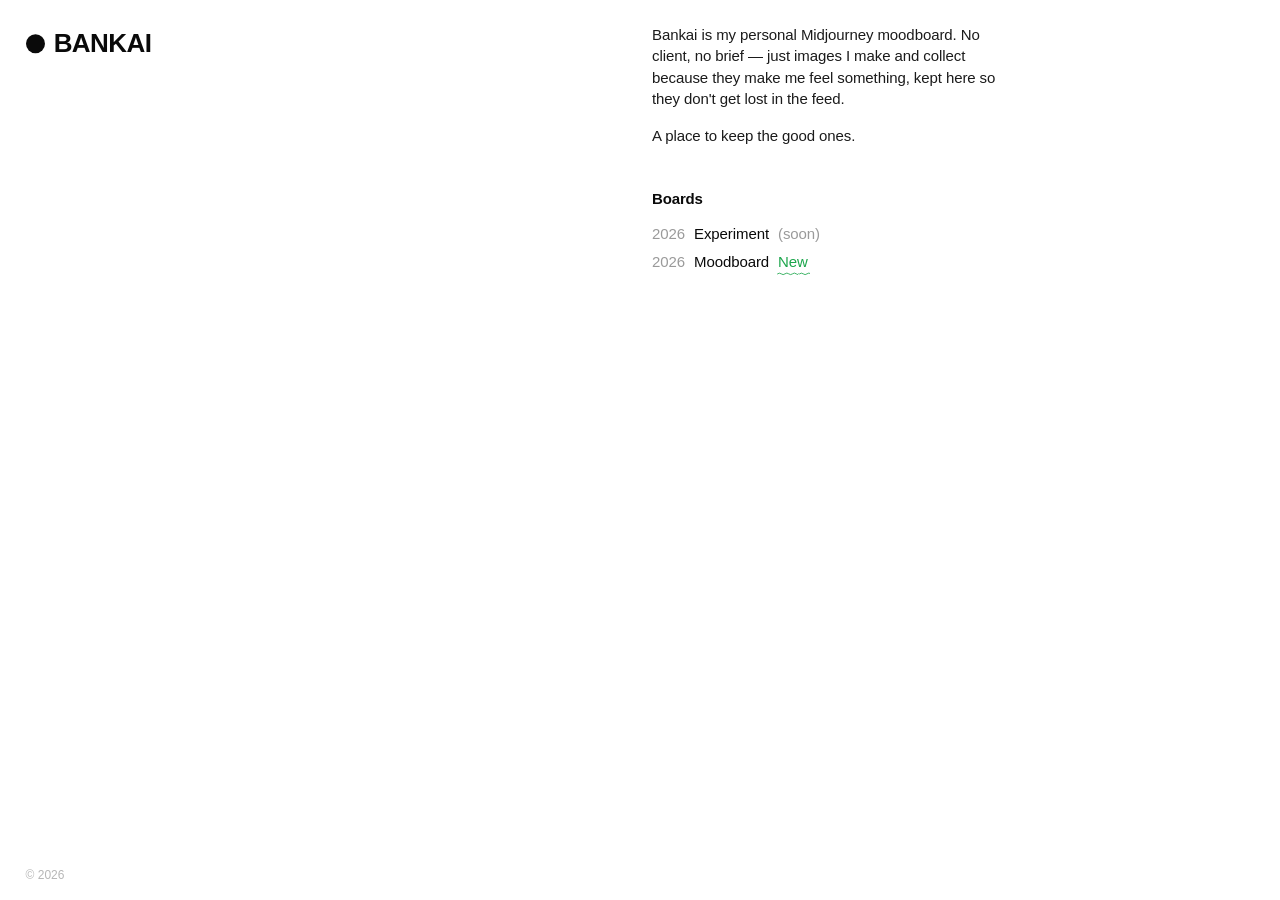
<file: index.html>
<!doctype html>
<html lang="en">
<head>
  <meta charset="utf-8" />
  <meta name="viewport" content="width=device-width, initial-scale=1" />
  <title>Bankai</title>
  <meta name="description" content="Bankai — a personal Midjourney moodboard. Images I make and collect, just for me." />
  <link rel="icon" href="assets/favicon.svg" type="image/svg+xml" />
  <link rel="stylesheet" href="assets/style.css?v=7" />
</head>
<body>
  <main class="home">
    <a class="brand reveal" href="/" aria-label="Bankai">
      <span class="brand__dot"></span><span class="brand__word">BANKAI</span>
    </a>

    <section class="lede">
      <p class="reveal d1">Bankai is my personal Midjourney moodboard. No client, no brief — just images I make and collect because they make me feel something, kept here so they don't get lost in the feed.</p>
      <p class="reveal d2">A place to keep the good ones.</p>

      <div class="work reveal d3">
        <h2 class="work__title">Boards</h2>
        <ul class="work__list">
          <li class="work__item work__item--soon">
            <span class="work__row">
              <span class="yr">2026</span>
              <span class="nm">Experiment</span>
              <span class="muted">(soon)</span>
            </span>
          </li>
          <li class="work__item">
            <a class="work__row" href="work/patch.html" data-preview="patch">
              <span class="yr">2026</span>
              <span class="nm">Moodboard</span>
              <span class="tag-new">New</span>
            </a>
          </li>
        </ul>
      </div>
    </section>
  </main>

  <footer class="copy">© 2026</footer>

  <!-- floating hover preview -->
  <div class="preview" id="preview" aria-hidden="true">
    <div class="preview__inner">
      <img src="assets/moodboard/01-cherry-blossom-sm.jpg" alt="" decoding="async" />
    </div>
  </div>

  <script src="assets/app.js"></script>
</body>
</html>
</file>
<file: assets/style.css>
/* ============================================================
   SYSTEM — system.studio recreation
   Swiss / editorial minimalism. Helvetica, black on white.
   ============================================================ */

:root {
  --bg: #ffffff;
  --ink: #0a0a0a;
  --ink-2: #1b1b1b;
  --muted: #9a9a9a;
  --muted-2: #b6b6b6;
  --line: #e7e7e5;
  --card: #f1f1ef;
  --card-2: #ececea;
  --black: #0a0a0a;
  --green: #1ca64c;
  --orange: #ff5a00;

  --fs-body: 15px;
  --lh-body: 1.42;
  --maxcol: 344px;

  --pad-x: clamp(20px, 2vw, 30px);
  --pad-y: 24px;

  --font: "Helvetica Neue", Helvetica, "Inter", Arial, sans-serif;
}

* { box-sizing: border-box; }

html { -webkit-text-size-adjust: 100%; }

body {
  margin: 0;
  background: var(--bg);
  color: var(--ink-2);
  font-family: var(--font);
  font-size: var(--fs-body);
  line-height: var(--lh-body);
  letter-spacing: -0.006em;
  -webkit-font-smoothing: antialiased;
  -moz-osx-font-smoothing: grayscale;
  text-rendering: optimizeLegibility;
  font-kerning: normal;
}

a { color: inherit; text-decoration: none; }

p { margin: 0 0 1em; }

::selection { background: var(--ink); color: #fff; }

/* ---------- Brand wordmark ---------- */
.brand {
  display: inline-flex;
  align-items: center;
  gap: 0.34em;
  color: var(--ink);
  font-weight: 800;
  letter-spacing: -0.022em;
  white-space: nowrap;
  user-select: none;
}
.brand__dot {
  display: inline-block;
  width: 0.74em;
  height: 0.74em;
  border-radius: 50%;
  background: var(--ink);
  transform: translateY(0.01em);
}
.brand__word {
  font-size: 1em;
}

/* ---------- Muted / utility text ---------- */
.muted { color: var(--muted); }
.copy {
  position: fixed;
  left: var(--pad-x);
  bottom: 16px;
  font-size: 12px;
  color: var(--muted-2);
  letter-spacing: 0;
}
.copy--static {
  position: static;
  left: auto;
  bottom: auto;
  margin-top: 64px;
}

/* ============================================================
   HOME
   ============================================================ */
.home {
  position: relative;
  min-height: 100vh;
  padding: var(--pad-y) var(--pad-x);
  display: grid;
  grid-template-columns: 1fr 1fr;
  align-items: start;
  column-gap: 24px;
}

.home .brand {
  font-size: 26px;
  align-self: start;
  margin-top: 1px;
}

.lede {
  max-width: var(--maxcol);
  font-size: var(--fs-body);
  color: var(--ink-2);
}
.lede p { margin-bottom: 1.05em; }
.lede p:last-of-type { margin-bottom: 0; }

.cta {
  display: flex;
  align-items: center;
  gap: 11px;
  margin-top: 18px;
}
.btn {
  display: inline-block;
  border: 1.5px solid var(--ink);
  border-radius: 999px;
  padding: 6px 15px 7px;
  color: var(--ink);
  font-size: var(--fs-body);
  line-height: 1;
  transition: background .18s ease, color .18s ease, transform .18s ease;
}
.btn:hover { background: var(--ink); color: #fff; }
.btn:active { transform: translateY(1px); }

/* ---------- Work list ---------- */
.work { margin-top: 42px; }
.work__title {
  font-size: var(--fs-body);
  font-weight: 700;
  color: var(--ink);
  margin: 0 0 13px;
  letter-spacing: -0.01em;
}
.work__list { list-style: none; margin: 0; padding: 0; }
.work__item { margin-bottom: 7px; }

.work__row {
  display: inline-flex;
  align-items: baseline;
  gap: 9px;
  color: var(--ink);
}
.work__row .yr { color: var(--muted); font-variant-numeric: tabular-nums; }
.work__row .nm { color: var(--ink); }
.work__item--soon .work__row .nm { color: var(--ink); }
.work__item--soon { color: var(--muted); }

a.work__row {
  transition: opacity .15s ease;
}
a.work__row:hover { opacity: 0.55; }

.tag-new {
  position: relative;
  color: var(--green);
  padding-bottom: 2px;
}
.tag-new::after {
  content: "";
  position: absolute;
  left: -1px;
  right: -2px;
  bottom: -2px;
  height: 6px;
  background-image: url("data:image/svg+xml,%3Csvg xmlns='http://www.w3.org/2000/svg' width='44' height='7' viewBox='0 0 44 7'%3E%3Cpath d='M1 4.2 Q 4.7 1.1 8.5 4.2 T 16 4.2 T 23.5 4.2 T 31 4.2 T 38.5 4.2 T 43 4.2' fill='none' stroke='%231ca64c' stroke-width='1.7' stroke-linecap='round'/%3E%3C/svg%3E");
  background-repeat: repeat-x;
  background-size: 22px 7px;
}

/* page-load reveal */
.reveal { opacity: 0; transform: translateY(7px); animation: rise .7s cubic-bezier(.2,.7,.2,1) forwards; }
.reveal.d1 { animation-delay: .04s; }
.reveal.d2 { animation-delay: .12s; }
.reveal.d3 { animation-delay: .2s; }
.reveal.d4 { animation-delay: .28s; }
@keyframes rise { to { opacity: 1; transform: none; } }
@media (prefers-reduced-motion: reduce) {
  .reveal { animation: none; opacity: 1; transform: none; }
}

/* ---------- Hover preview ---------- */
.preview {
  position: fixed;
  z-index: 50;
  width: 470px;
  height: 292px;
  pointer-events: none;
  opacity: 0;
  transform: translate(34px, -50%) scale(.96);
  transition: opacity .2s ease, transform .3s cubic-bezier(.2,.7,.2,1);
  will-change: transform, opacity;
}
.preview.is-on { opacity: 1; transform: translate(34px, -50%) scale(1); }
.preview__inner {
  width: 100%; height: 100%;
  border-radius: 8px;
  overflow: hidden;
  box-shadow: 0 26px 60px -22px rgba(0,0,0,.45), 0 2px 8px rgba(0,0,0,.1);
  background: #ececea;
}
.preview__inner img { width: 100%; height: 100%; object-fit: cover; display: block; }

/* ============================================================
   PATCH CASE STUDY
   ============================================================ */
.case {
  padding: var(--pad-y) var(--pad-x) 120px;
  max-width: 1320px;
  margin: 0 auto;
}
.case .brand { font-size: 22px; }

.case__head {
  display: grid;
  grid-template-columns: 1fr 1fr 1fr;
  gap: 24px;
  margin-top: 40px;
  align-items: start;
}
.case__title {
  font-size: 22px;
  font-weight: 700;
  color: var(--ink);
  margin: 0 0 6px;
}
.case__meta { color: var(--muted); font-size: 14px; line-height: 1.5; }
.case__lede {
  grid-column: 3;
  max-width: 320px;
  color: var(--muted);
  font-size: 14px;
  line-height: 1.55;
}
.case__lede strong { color: var(--ink-2); font-weight: 400; }

/* generic card grid */
.grid {
  display: grid;
  grid-template-columns: repeat(3, 1fr);
  gap: 18px;
  margin-top: 26px;
}
.card {
  position: relative;
  border-radius: 4px;
  overflow: hidden;
  aspect-ratio: 1 / 1;
  background: var(--card);
  display: grid;
  place-items: center;
}
.card--black { background: #0a0a0a; }
.card--paper { background: #fff; border: 1px solid var(--line); }

.card-cap {
  font-size: 12.5px;
  line-height: 1.5;
  color: var(--muted);
  margin-top: 10px;
  max-width: 92%;
}

/* patch wordmark (black card) */
.patchmark {
  display: flex;
  align-items: center;
  gap: 0.42em;
  color: #fff;
  font-weight: 800;
  font-size: clamp(28px, 4.6vw, 58px);
  letter-spacing: -0.04em;
}
.waffle {
  width: 0.92em; height: 0.92em;
  display: grid;
  grid-template-columns: repeat(3, 1fr);
  grid-template-rows: repeat(3, 1fr);
  gap: 0.085em;
}
.waffle span {
  background: #fff;
  border-radius: 0.12em;
}

/* construction diagram block */
.diagram { width: 78%; }
.diagram svg { width: 100%; height: auto; display: block; }
.diagram-wrap { display: flex; flex-direction: column; }

/* ---------- second band: blob / manifesto ---------- */
.band {
  display: grid;
  grid-template-columns: 0.62fr 1.4fr 1.4fr;
  gap: 18px;
  margin-top: 18px;
  align-items: stretch;
}
.sidecopy {
  align-self: end;
  writing-mode: vertical-rl;
  transform: rotate(180deg);
  color: var(--muted);
  font-size: 12px;
  line-height: 1.55;
  max-height: 320px;
  padding: 4px 0;
}

.blobstage {
  background: linear-gradient(180deg,#efeeec,#e6e5e2);
  border-radius: 4px;
  display: grid;
  place-items: center;
  aspect-ratio: 1.05 / 1;
  position: relative;
  overflow: hidden;
}
.blobstage svg { width: 74%; height: auto; }
.tap-note {
  position: absolute;
  top: 14px; left: 50%; transform: translateX(-50%);
  font-size: 11px; color: var(--muted);
}

.manifesto {
  background: #0a0a0a;
  color: #fff;
  border-radius: 4px;
  padding: clamp(22px, 3vw, 40px);
  display: flex;
  align-items: center;
  position: relative;
  overflow: hidden;
}
.manifesto p {
  margin: 0;
  font-weight: 700;
  font-size: clamp(20px, 2.5vw, 33px);
  line-height: 1.14;
  letter-spacing: -0.02em;
}
.manifesto .c { color: var(--orange); }
.manifesto__chip {
  position: absolute;
  right: -40px; bottom: -30px;
  width: 150px; height: 150px;
  filter: blur(.2px);
  opacity: .95;
}

/* ---------- third band: spec / render / photography ---------- */
.band3 {
  display: grid;
  grid-template-columns: 1.3fr 1.1fr 0.9fr;
  gap: 18px;
  margin-top: 18px;
  align-items: start;
}
.render {
  border-radius: 4px;
  aspect-ratio: 1.3 / 1;
  background:
    radial-gradient(120% 90% at 30% 10%, rgba(255,255,255,.5), transparent 50%),
    repeating-linear-gradient(96deg, #6b4a2e 0 7px, #7c5736 7px 15px, #5f4127 15px 22px);
  position: relative;
  overflow: hidden;
}
.render__device {
  position: absolute;
  left: 16%; top: 30%;
  width: 30%;
}
.render__kbd {
  position: absolute;
  right: 6%; bottom: 8%;
  width: 46%;
  height: 34%;
  background: linear-gradient(180deg,#f4f4f4,#dcdcdc);
  border-radius: 8px;
  box-shadow: 0 14px 30px -10px rgba(0,0,0,.5);
  display: grid;
  grid-template-columns: repeat(8, 1fr);
  grid-auto-rows: 1fr;
  gap: 4%;
  padding: 6%;
}
.render__kbd i { background: #ececec; border-radius: 3px; box-shadow: inset 0 -2px 0 #cfcfcf; }

.spec-wrap { display: flex; flex-direction: column; }
.spec {
  background: #f4f4f2;
  border-radius: 4px;
  aspect-ratio: 1 / 1;
  display: grid;
  place-items: center;
  padding: 12%;
}
.spec svg { width: 100%; height: auto; }

.section-title {
  font-size: 16px;
  font-weight: 700;
  color: var(--ink);
  margin: 0 0 12px;
}
.photography { color: var(--muted); font-size: 14px; line-height: 1.55; }
.photography p { margin-bottom: 1em; }

/* back link */
.backbar { margin-top: 8px; }
.backlink { color: var(--muted); font-size: 13px; }
.backlink:hover { color: var(--ink); }

/* visually hidden, but read by screen readers and search engines */
.sr-only {
  position: absolute;
  width: 1px; height: 1px;
  margin: -1px; padding: 0;
  overflow: hidden;
  clip: rect(0 0 0 0);
  clip-path: inset(50%);
  white-space: nowrap;
  border: 0;
}

/* ============================================================
   Moodboard — warp gallery
   ============================================================ */
.gallery-page {
  height: 100%;
  overflow: hidden;
  background: #fff;
  overscroll-behavior: none;   /* no pull-to-refresh / scroll chaining on mobile */
}
html:has(.gallery-page) { height: 100%; overflow: hidden; overscroll-behavior: none; }

#gl {
  position: fixed;
  inset: 0;
  width: 100vw;
  height: 100vh;
  height: 100dvh;              /* track the visible viewport on mobile (no chrome jump) */
  display: block;
  cursor: grab;
  z-index: 1;
  touch-action: none;         /* the rail handles drag/swipe itself */
  user-select: none;
  -webkit-user-select: none;
  -webkit-tap-highlight-color: transparent;
}
#gl.grabbing { cursor: grabbing; }

.ghead {
  position: fixed;
  z-index: 5;
  top: var(--pad-y);
  left: var(--pad-x);
  right: var(--pad-x);
  display: grid;
  grid-template-columns: 1fr 1fr 1fr;
  gap: 24px;
  pointer-events: none;
}
.ghead .brand { font-size: 22px; pointer-events: auto; }
.ghead__mid { padding-top: 1px; }
.ghead__title { font-size: 15px; font-weight: 700; color: var(--ink); margin: 0 0 8px; }
.ghead__meta { font-size: 14px; line-height: 1.5; color: var(--muted); }
.ghead__lede {
  justify-self: end;
  max-width: 320px;
  margin: 0;
  font-size: 14px;
  line-height: 1.5;
  color: var(--muted);
}

.ghint {
  position: fixed;
  z-index: 5;
  left: 50%;
  bottom: 26px;
  transform: translateX(-50%);
  display: flex;
  align-items: center;
  gap: 8px;
  font-size: 12px;
  letter-spacing: 0.04em;
  text-transform: uppercase;
  color: var(--muted);
  transition: opacity .5s ease;
}
.ghint.gone { opacity: 0; }
.ghint__arrow { animation: nudge 1.4s ease-in-out infinite; }
@keyframes nudge { 0%,100% { transform: translateX(0); } 50% { transform: translateX(5px); } }

.gback { position: fixed; z-index: 5; left: var(--pad-x); bottom: 16px; font-size: 13px; }
.gallery-page .copy { right: var(--pad-x); left: auto; }

.no-webgl #gl { display: none; }
.no-webgl::after {
  content: "WebGL is required to view this gallery.";
  position: fixed; inset: 0; display: grid; place-items: center; color: var(--muted);
}

/* ============================================================
   RESPONSIVE
   ============================================================ */
@media (max-width: 760px) {
  .home {
    grid-template-columns: 1fr;
    row-gap: 26px;
  }
  .home .brand { font-size: 24px; }
  .lede { max-width: none; }
  .case__head { grid-template-columns: 1fr; }
  .case__lede { grid-column: auto; max-width: none; }
  .grid { grid-template-columns: 1fr; }
  .band, .band3 { grid-template-columns: 1fr; }
  .sidecopy { writing-mode: horizontal-tb; transform: none; max-height: none; }
  .copy { position: static; margin-top: 60px; display: block; padding: 0 var(--pad-x); }

  /* gallery header: the 3-column layout is too tight on phones — stack it and
     drop the long intro (the same idea lives in the first "Just for me" tile). */
  .gallery-page .copy { position: fixed; margin-top: 0; padding: 0; }
  .ghead {
    grid-template-columns: 1fr;
    gap: 6px;
    top: 16px;
  }
  .ghead .brand { font-size: 18px; }
  .ghead__mid { padding-top: 0; }
  .ghead__title { font-size: 13px; margin-bottom: 4px; }
  .ghead__meta { font-size: 12px; line-height: 1.45; }
  .ghead__lede { display: none; }
  .ghint { bottom: 18px; font-size: 11px; }
}
</file>
